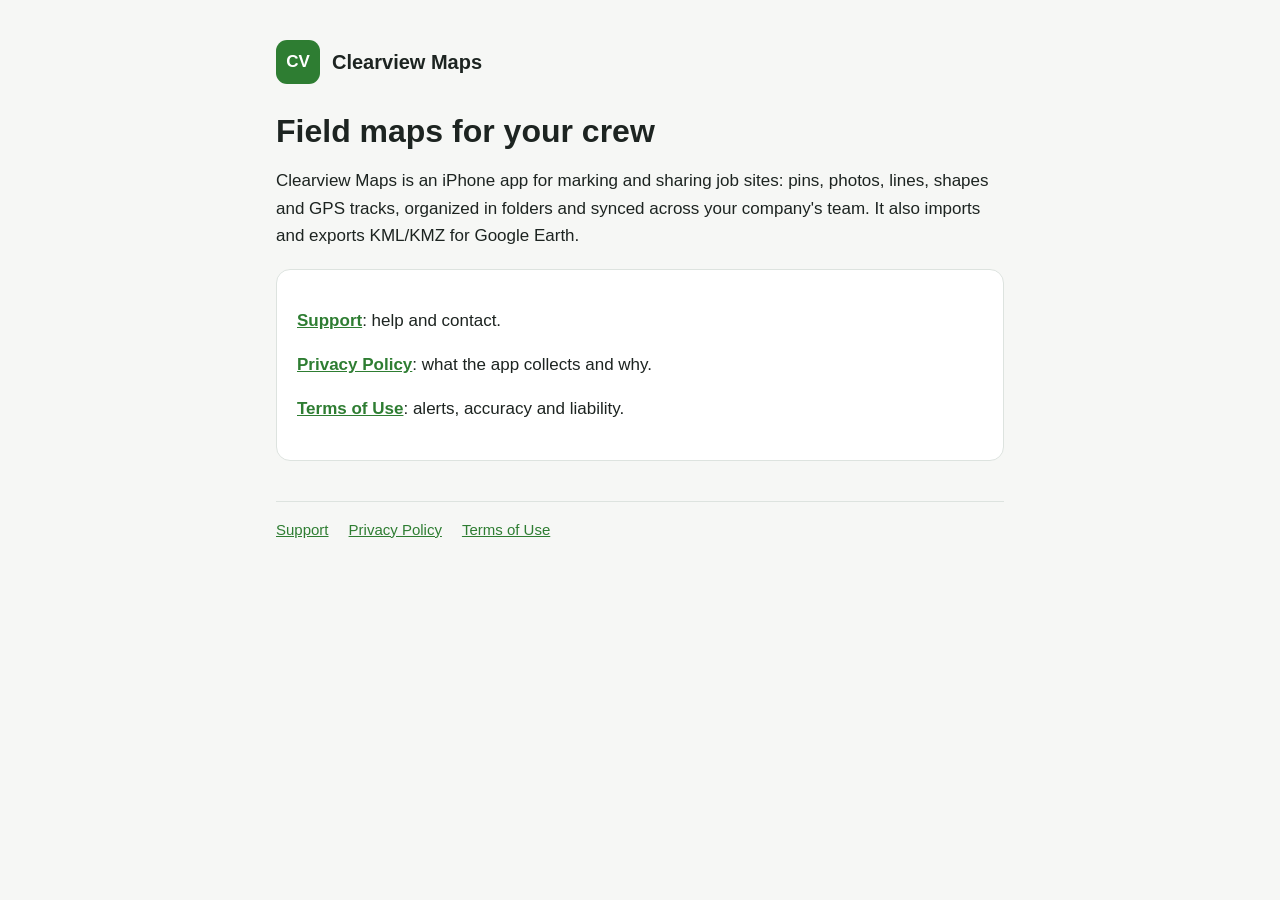
<file: index.html>
<!doctype html>
<html lang="en">
<head>
<meta charset="utf-8"><meta name="viewport" content="width=device-width, initial-scale=1">
<title>Clearview Maps</title>
<link rel="stylesheet" href="style.css">
</head>
<body><main>
<header><div class="mark">CV</div><a href="./">Clearview Maps</a></header>
<h1>Field maps for your crew</h1>
<p>Clearview Maps is an iPhone app for marking and sharing job sites: pins, photos, lines, shapes and GPS tracks, organized in folders and synced across your company's team. It also imports and exports KML/KMZ for Google Earth.</p>
<div class="card">
<p><strong><a href="support/">Support</a></strong>: help and contact.</p>
<p><strong><a href="privacy/">Privacy Policy</a></strong>: what the app collects and why.</p>
<p><strong><a href="terms/">Terms of Use</a></strong>: alerts, accuracy and liability.</p>
</div>
<nav><a href="support/">Support</a><a href="privacy/">Privacy Policy</a><a href="terms/">Terms of Use</a></nav>
<script>
// A password-reset email that lands here (Supabase's Site URL) is passed on to the app. The code
// or tokens stay in the browser; nothing is sent to this web server.
(function () {
  var parts = [];
  if (location.search.length > 1) parts.push(location.search.slice(1));
  if (location.hash.length > 1) parts.push(location.hash.slice(1));
  var joined = parts.join("&");
  if (/(^|&)(access_token|code|error|error_code|type)=/.test(joined)) {
    location.replace("fieldmark://reset?" + joined);
  }
})();
</script>
</main></body>
</html>
</file>
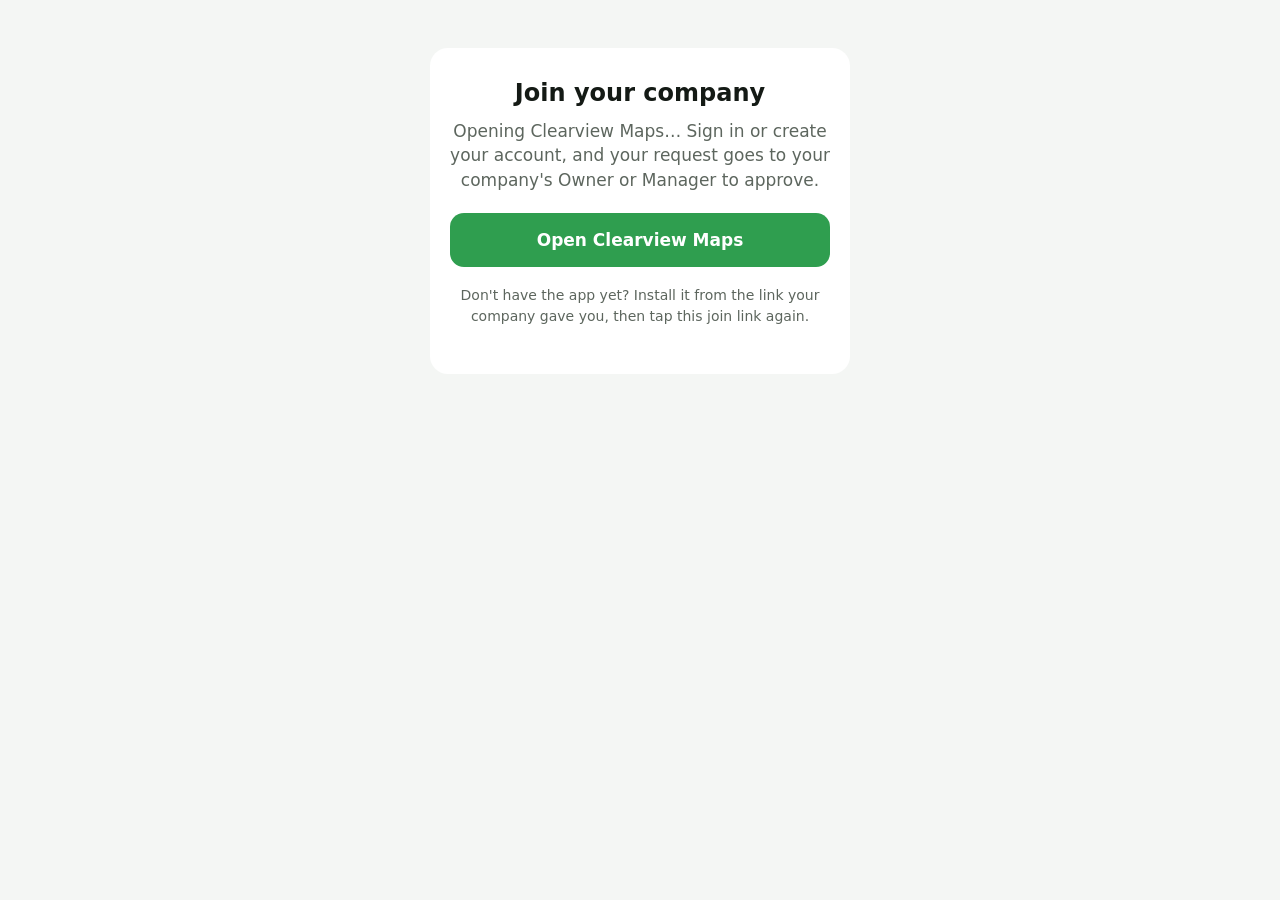
<file: j/index.html>
<!doctype html>
<!-- Join link page (2026-11-17). Copy to the support site repo (clearviewmaps-site) as j/index.html,
     next to the pin link page p/. The join code travels after # so it never reaches the web server. -->
<html lang="en">
<head>
<meta charset="utf-8">
<meta name="viewport" content="width=device-width, initial-scale=1">
<meta name="robots" content="noindex">
<title>Join on Clearview Maps</title>
<style>
  :root { color-scheme: light dark; --bg:#f4f6f4; --card:#fff; --text:#141a15; --muted:#5d665e; --accent:#2f9e4f; }
  @media (prefers-color-scheme: dark) { :root { --bg:#0e1410; --card:#18201a; --text:#eef2ee; --muted:#9aa49b; --accent:#34c25b; } }
  body { margin:0; background:var(--bg); color:var(--text); font:17px/1.45 -apple-system, system-ui, sans-serif; }
  main { max-width:420px; margin:0 auto; padding:48px 16px; text-align:center; }
  .card { background:var(--card); border-radius:18px; padding:28px 20px; }
  h1 { font-size:24px; margin:0 0 8px; }
  p { color:var(--muted); margin:8px 0 20px; }
  a.btn { display:block; background:var(--accent); color:#fff; text-decoration:none; font-weight:600; padding:15px; border-radius:14px; }
  .small { font-size:14px; margin-top:18px; }
</style>
</head>
<body>
<main>
  <div class="card">
    <h1>Join your company</h1>
    <p>Opening Clearview Maps… Sign in or create your account, and your request goes to your company's Owner or Manager to approve.</p>
    <a class="btn" id="open" href="#">Open Clearview Maps</a>
    <p class="small">Don't have the app yet? Install it from the link your company gave you, then tap this join link again.</p>
  </div>
</main>
<script>
  var code = (location.hash || '').replace(/^#/, '').replace(/[^A-Za-z0-9-]/g, '').slice(0, 32);
  var target = 'fieldmark://join?code=' + encodeURIComponent(code);
  document.getElementById('open').href = target;
  if (code.length >= 6) { location.href = target; }
</script>
</body>
</html>
</file>
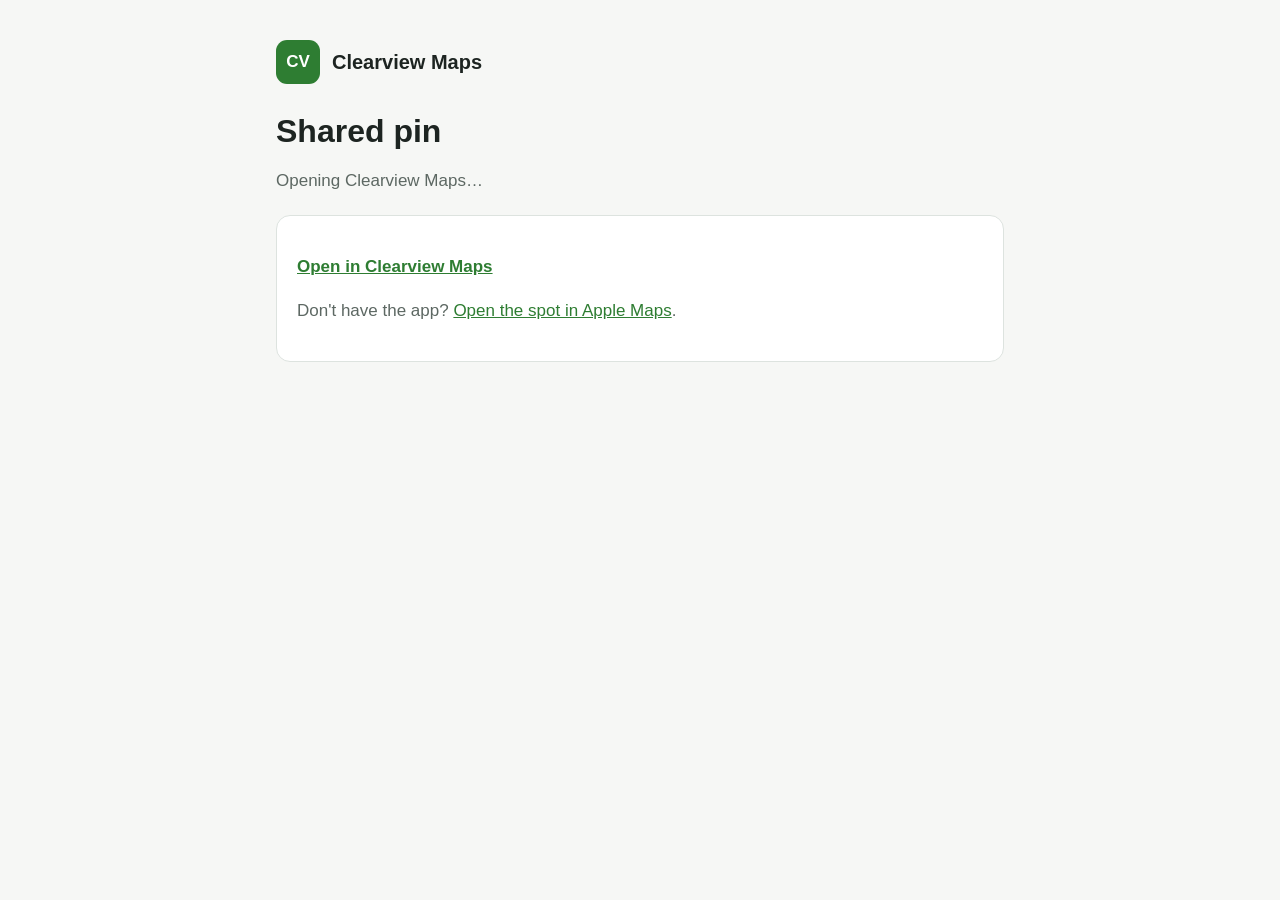
<file: p/index.html>
<!doctype html>
<html lang="en">
<head>
<meta charset="utf-8"><meta name="viewport" content="width=device-width, initial-scale=1">
<meta name="robots" content="noindex">
<title>Clearview Maps Pin</title>
<link rel="stylesheet" href="../style.css">
</head>
<body><main>
<header><div class="mark">CV</div><a href="../">Clearview Maps</a></header>
<h1 id="name">Shared pin</h1>
<p class="muted">Opening Clearview Maps…</p>
<div class="card">
<p><a id="open" href="#"><strong>Open in Clearview Maps</strong></a></p>
<p class="muted">Don't have the app? <a id="maps" href="https://maps.apple.com">Open the spot in Apple Maps</a>.</p>
</div>
<script>
// The pin is in the # part of the link (lat,lon,id,name), which never reaches this web server.
(function () {
  var parts = location.hash.slice(1).split(",");
  if (parts.length < 4) return;
  var lat = parseFloat(parts[0]), lon = parseFloat(parts[1]), id = parts[2];
  var name = decodeURIComponent(parts.slice(3).join(","));
  if (!isFinite(lat) || !isFinite(lon)) return;
  document.getElementById("name").textContent = name || "Shared pin";
  var app = "fieldmark://pin?lat=" + lat + "&lon=" + lon + "&id=" + encodeURIComponent(id) + "&name=" + encodeURIComponent(name);
  document.getElementById("open").href = app;
  document.getElementById("maps").href = "https://maps.apple.com/?ll=" + lat + "," + lon + "&q=" + encodeURIComponent(name || "Pin");
  location.replace(app);
})();
</script>
</main></body>
</html>
</file>
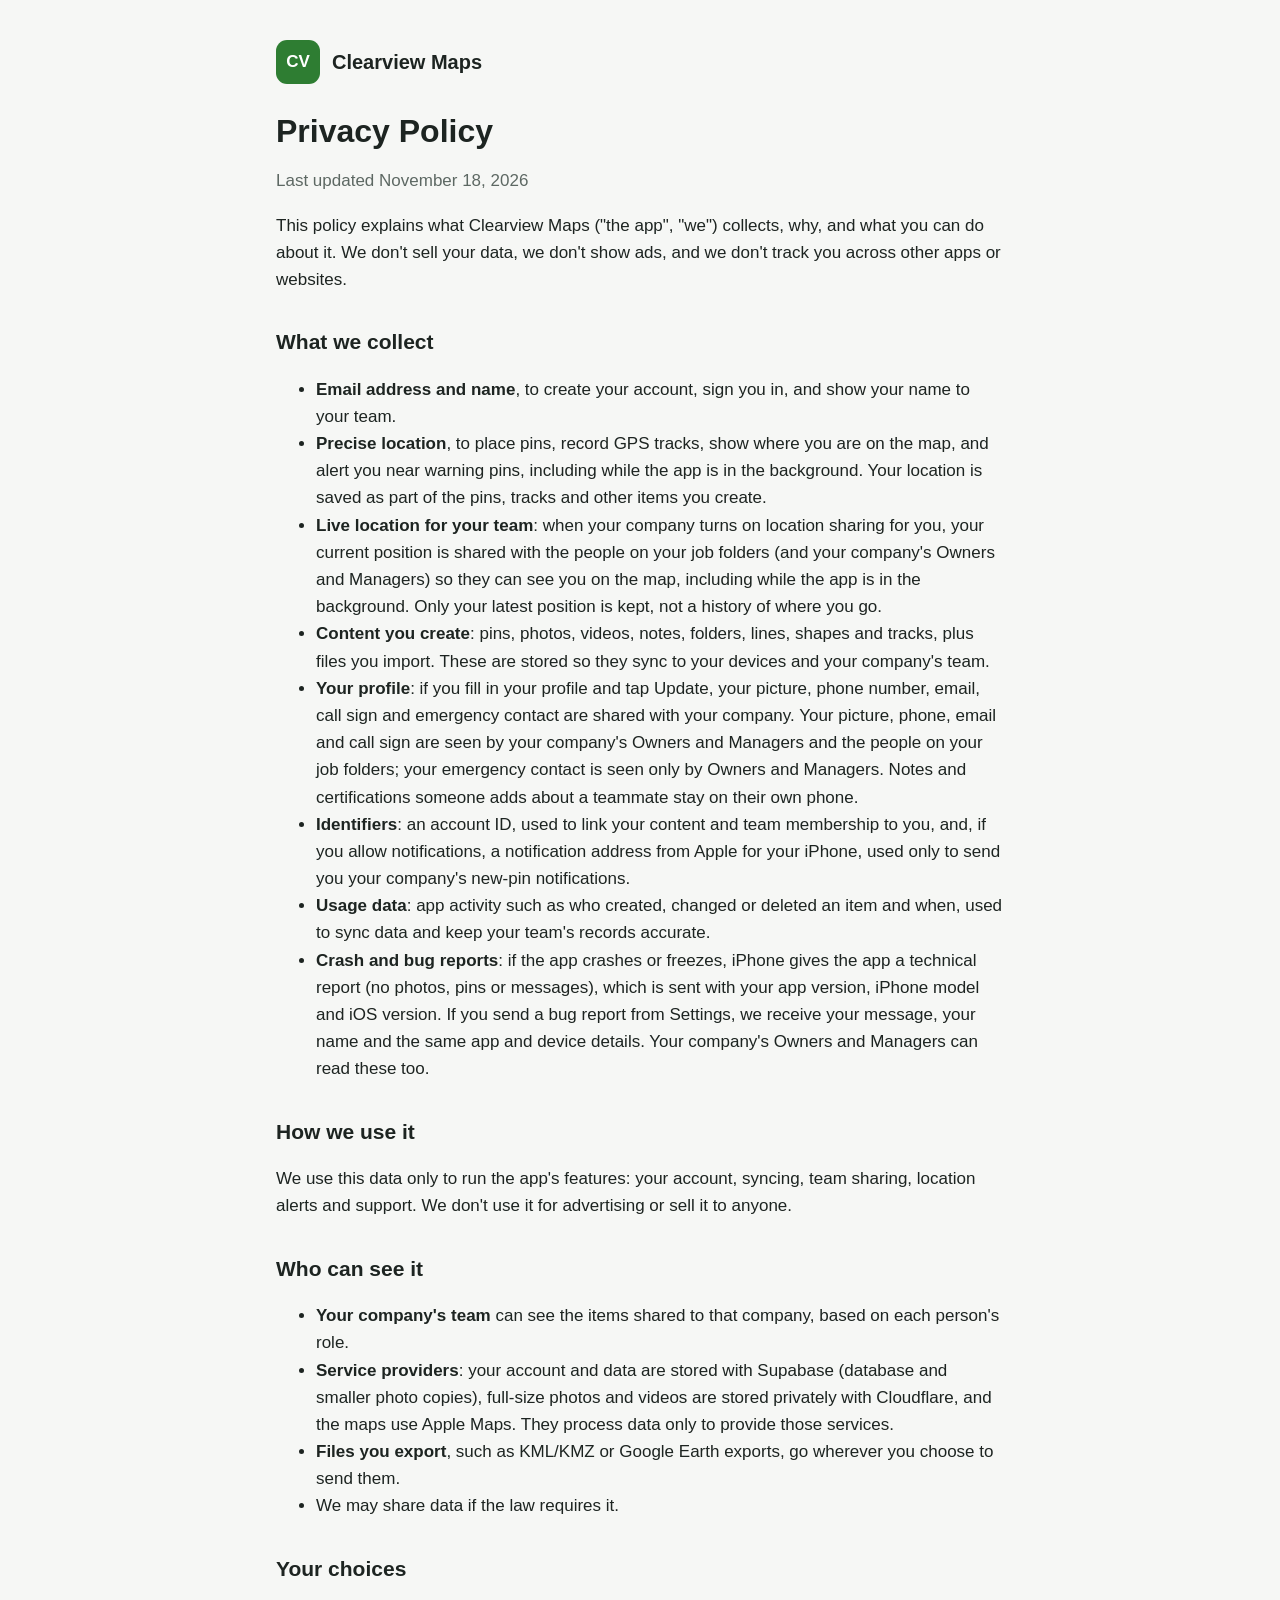
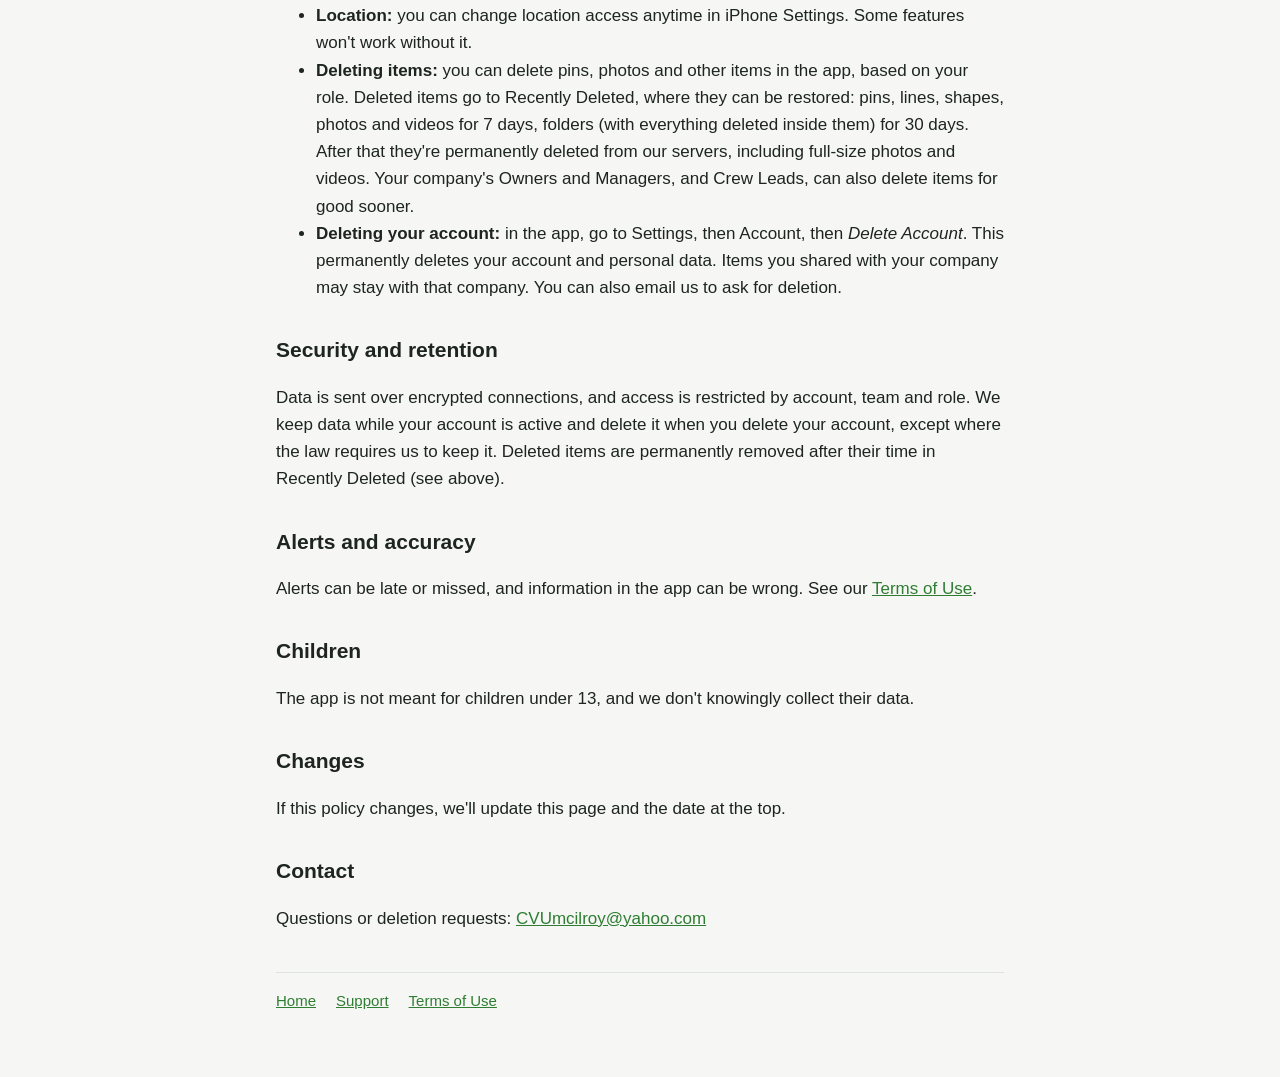
<file: privacy/index.html>
<!doctype html>
<html lang="en">
<head>
<meta charset="utf-8"><meta name="viewport" content="width=device-width, initial-scale=1">
<title>Clearview Maps Privacy</title>
<link rel="stylesheet" href="../style.css">
</head>
<body><main>
<header><div class="mark">CV</div><a href="../">Clearview Maps</a></header>
<h1>Privacy Policy</h1>
<p class="muted">Last updated November 18, 2026</p>
<p>This policy explains what Clearview Maps ("the app", "we") collects, why, and what you can do about it. We don't sell your data, we don't show ads, and we don't track you across other apps or websites.</p>

<h2>What we collect</h2>
<ul>
<li><strong>Email address and name</strong>, to create your account, sign you in, and show your name to your team.</li>
<li><strong>Precise location</strong>, to place pins, record GPS tracks, show where you are on the map, and alert you near warning pins, including while the app is in the background. Your location is saved as part of the pins, tracks and other items you create.</li>
<li><strong>Live location for your team</strong>: when your company turns on location sharing for you, your current position is shared with the people on your job folders (and your company's Owners and Managers) so they can see you on the map, including while the app is in the background. Only your latest position is kept, not a history of where you go.</li>
<li><strong>Content you create</strong>: pins, photos, videos, notes, folders, lines, shapes and tracks, plus files you import. These are stored so they sync to your devices and your company's team.</li>
<li><strong>Your profile</strong>: if you fill in your profile and tap Update, your picture, phone number, email, call sign and emergency contact are shared with your company. Your picture, phone, email and call sign are seen by your company's Owners and Managers and the people on your job folders; your emergency contact is seen only by Owners and Managers. Notes and certifications someone adds about a teammate stay on their own phone.</li>
<li><strong>Identifiers</strong>: an account ID, used to link your content and team membership to you, and, if you allow notifications, a notification address from Apple for your iPhone, used only to send you your company's new-pin notifications.</li>
<li><strong>Usage data</strong>: app activity such as who created, changed or deleted an item and when, used to sync data and keep your team's records accurate.</li>
<li><strong>Crash and bug reports</strong>: if the app crashes or freezes, iPhone gives the app a technical report (no photos, pins or messages), which is sent with your app version, iPhone model and iOS version. If you send a bug report from Settings, we receive your message, your name and the same app and device details. Your company's Owners and Managers can read these too.</li>
</ul>

<h2>How we use it</h2>
<p>We use this data only to run the app's features: your account, syncing, team sharing, location alerts and support. We don't use it for advertising or sell it to anyone.</p>

<h2>Who can see it</h2>
<ul>
<li><strong>Your company's team</strong> can see the items shared to that company, based on each person's role.</li>
<li><strong>Service providers</strong>: your account and data are stored with Supabase (database and smaller photo copies), full-size photos and videos are stored privately with Cloudflare, and the maps use Apple Maps. They process data only to provide those services.</li>
<li><strong>Files you export</strong>, such as KML/KMZ or Google Earth exports, go wherever you choose to send them.</li>
<li>We may share data if the law requires it.</li>
</ul>

<h2>Your choices</h2>
<ul>
<li><strong>Location:</strong> you can change location access anytime in iPhone Settings. Some features won't work without it.</li>
<li><strong>Deleting items:</strong> you can delete pins, photos and other items in the app, based on your role. Deleted items go to Recently Deleted, where they can be restored: pins, lines, shapes, photos and videos for 7 days, folders (with everything deleted inside them) for 30 days. After that they're permanently deleted from our servers, including full-size photos and videos. Your company's Owners and Managers, and Crew Leads, can also delete items for good sooner.</li>
<li><strong>Deleting your account:</strong> in the app, go to Settings, then Account, then <em>Delete Account</em>. This permanently deletes your account and personal data. Items you shared with your company may stay with that company. You can also email us to ask for deletion.</li>
</ul>

<h2>Security and retention</h2>
<p>Data is sent over encrypted connections, and access is restricted by account, team and role. We keep data while your account is active and delete it when you delete your account, except where the law requires us to keep it. Deleted items are permanently removed after their time in Recently Deleted (see above).</p>

<h2>Alerts and accuracy</h2>
<p>Alerts can be late or missed, and information in the app can be wrong. See our <a href="../terms/">Terms of Use</a>.</p>

<h2>Children</h2>
<p>The app is not meant for children under 13, and we don't knowingly collect their data.</p>

<h2>Changes</h2>
<p>If this policy changes, we'll update this page and the date at the top.</p>

<h2>Contact</h2>
<p>Questions or deletion requests: <a href="mailto:CVUmcilroy@yahoo.com">CVUmcilroy@yahoo.com</a></p>

<nav><a href="../">Home</a><a href="../support/">Support</a><a href="../terms/">Terms of Use</a></nav>
</main></body>
</html>
</file>
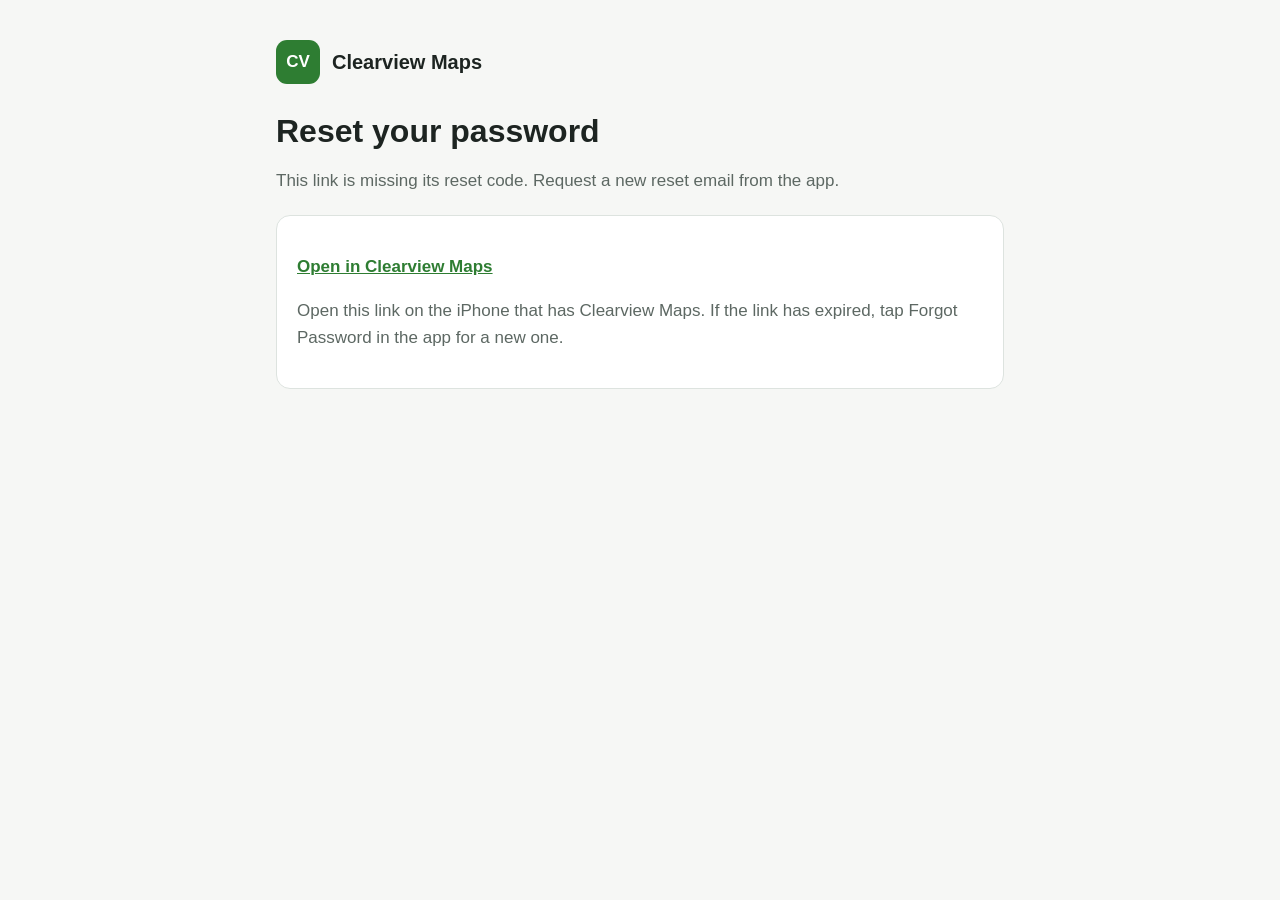
<file: reset/index.html>
<!doctype html>
<html lang="en">
<head>
<meta charset="utf-8"><meta name="viewport" content="width=device-width, initial-scale=1">
<meta name="robots" content="noindex">
<title>Reset Password</title>
<link rel="stylesheet" href="../style.css">
</head>
<body><main>
<header><div class="mark">CV</div><a href="../">Clearview Maps</a></header>
<h1>Reset your password</h1>
<p id="status" class="muted">Opening Clearview Maps…</p>
<div class="card">
<p><a id="open" href="#"><strong>Open in Clearview Maps</strong></a></p>
<p class="muted">Open this link on the iPhone that has Clearview Maps. If the link has expired, tap Forgot Password in the app for a new one.</p>
</div>
<script>
// The email's link brings a code or tokens (in the ? or # part). They stay in the browser: they're
// only passed on to the app. Nothing is sent to this web server.
(function () {
  var parts = [];
  if (location.search.length > 1) parts.push(location.search.slice(1));
  if (location.hash.length > 1) parts.push(location.hash.slice(1));
  if (!parts.length) {
    document.getElementById("status").textContent = "This link is missing its reset code. Request a new reset email from the app.";
    return;
  }
  var app = "fieldmark://reset?" + parts.join("&");
  document.getElementById("open").href = app;
  location.replace(app);
})();
</script>
</main></body>
</html>
</file>
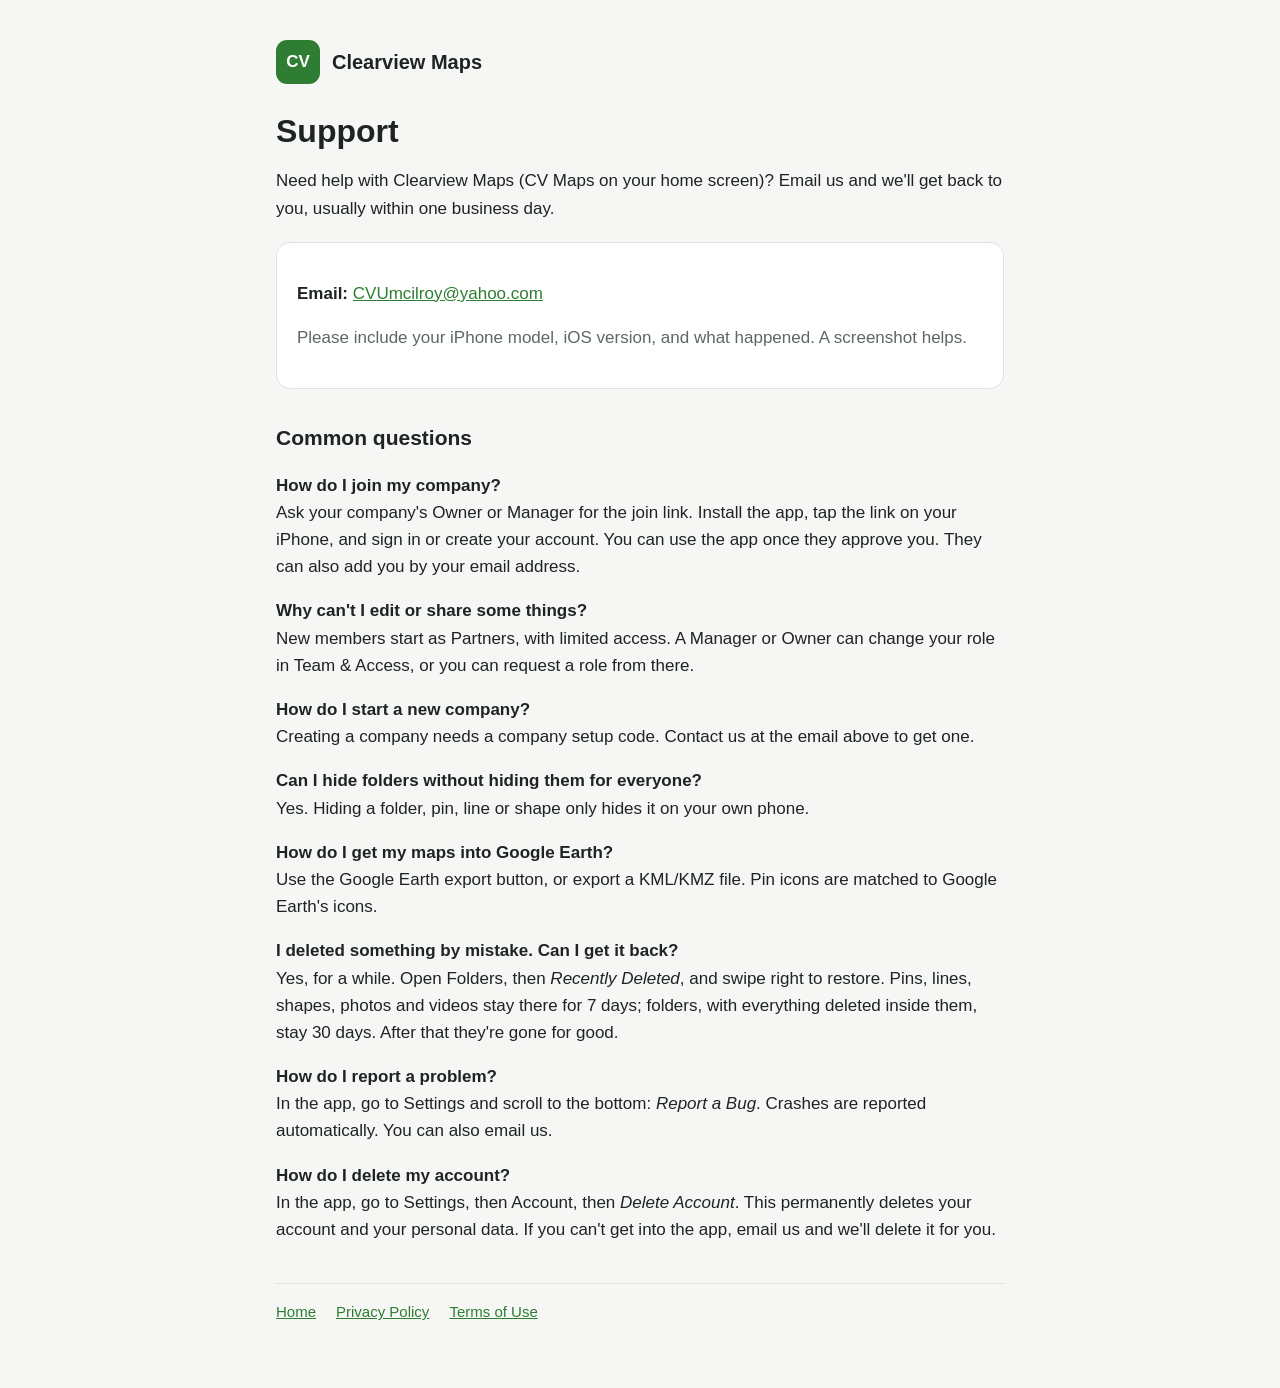
<file: support/index.html>
<!doctype html>
<html lang="en">
<head>
<meta charset="utf-8"><meta name="viewport" content="width=device-width, initial-scale=1">
<title>Clearview Maps Support</title>
<link rel="stylesheet" href="../style.css">
</head>
<body><main>
<header><div class="mark">CV</div><a href="../">Clearview Maps</a></header>
<h1>Support</h1>
<p>Need help with Clearview Maps (CV Maps on your home screen)? Email us and we'll get back to you, usually within one business day.</p>
<div class="card">
<p><strong>Email:</strong> <a href="mailto:CVUmcilroy@yahoo.com">CVUmcilroy@yahoo.com</a></p>
<p class="muted">Please include your iPhone model, iOS version, and what happened. A screenshot helps.</p>
</div>

<h2>Common questions</h2>
<p><strong>How do I join my company?</strong><br>Ask your company's Owner or Manager for the join link. Install the app, tap the link on your iPhone, and sign in or create your account. You can use the app once they approve you. They can also add you by your email address.</p>
<p><strong>Why can't I edit or share some things?</strong><br>New members start as Partners, with limited access. A Manager or Owner can change your role in Team &amp; Access, or you can request a role from there.</p>
<p><strong>How do I start a new company?</strong><br>Creating a company needs a company setup code. Contact us at the email above to get one.</p>
<p><strong>Can I hide folders without hiding them for everyone?</strong><br>Yes. Hiding a folder, pin, line or shape only hides it on your own phone.</p>
<p><strong>How do I get my maps into Google Earth?</strong><br>Use the Google Earth export button, or export a KML/KMZ file. Pin icons are matched to Google Earth's icons.</p>
<p><strong>I deleted something by mistake. Can I get it back?</strong><br>Yes, for a while. Open Folders, then <em>Recently Deleted</em>, and swipe right to restore. Pins, lines, shapes, photos and videos stay there for 7 days; folders, with everything deleted inside them, stay 30 days. After that they're gone for good.</p>
<p><strong>How do I report a problem?</strong><br>In the app, go to Settings and scroll to the bottom: <em>Report a Bug</em>. Crashes are reported automatically. You can also email us.</p>
<p><strong>How do I delete my account?</strong><br>In the app, go to Settings, then Account, then <em>Delete Account</em>. This permanently deletes your account and your personal data. If you can't get into the app, email us and we'll delete it for you.</p>

<nav><a href="../">Home</a><a href="../privacy/">Privacy Policy</a><a href="../terms/">Terms of Use</a></nav>
</main></body>
</html>
</file>
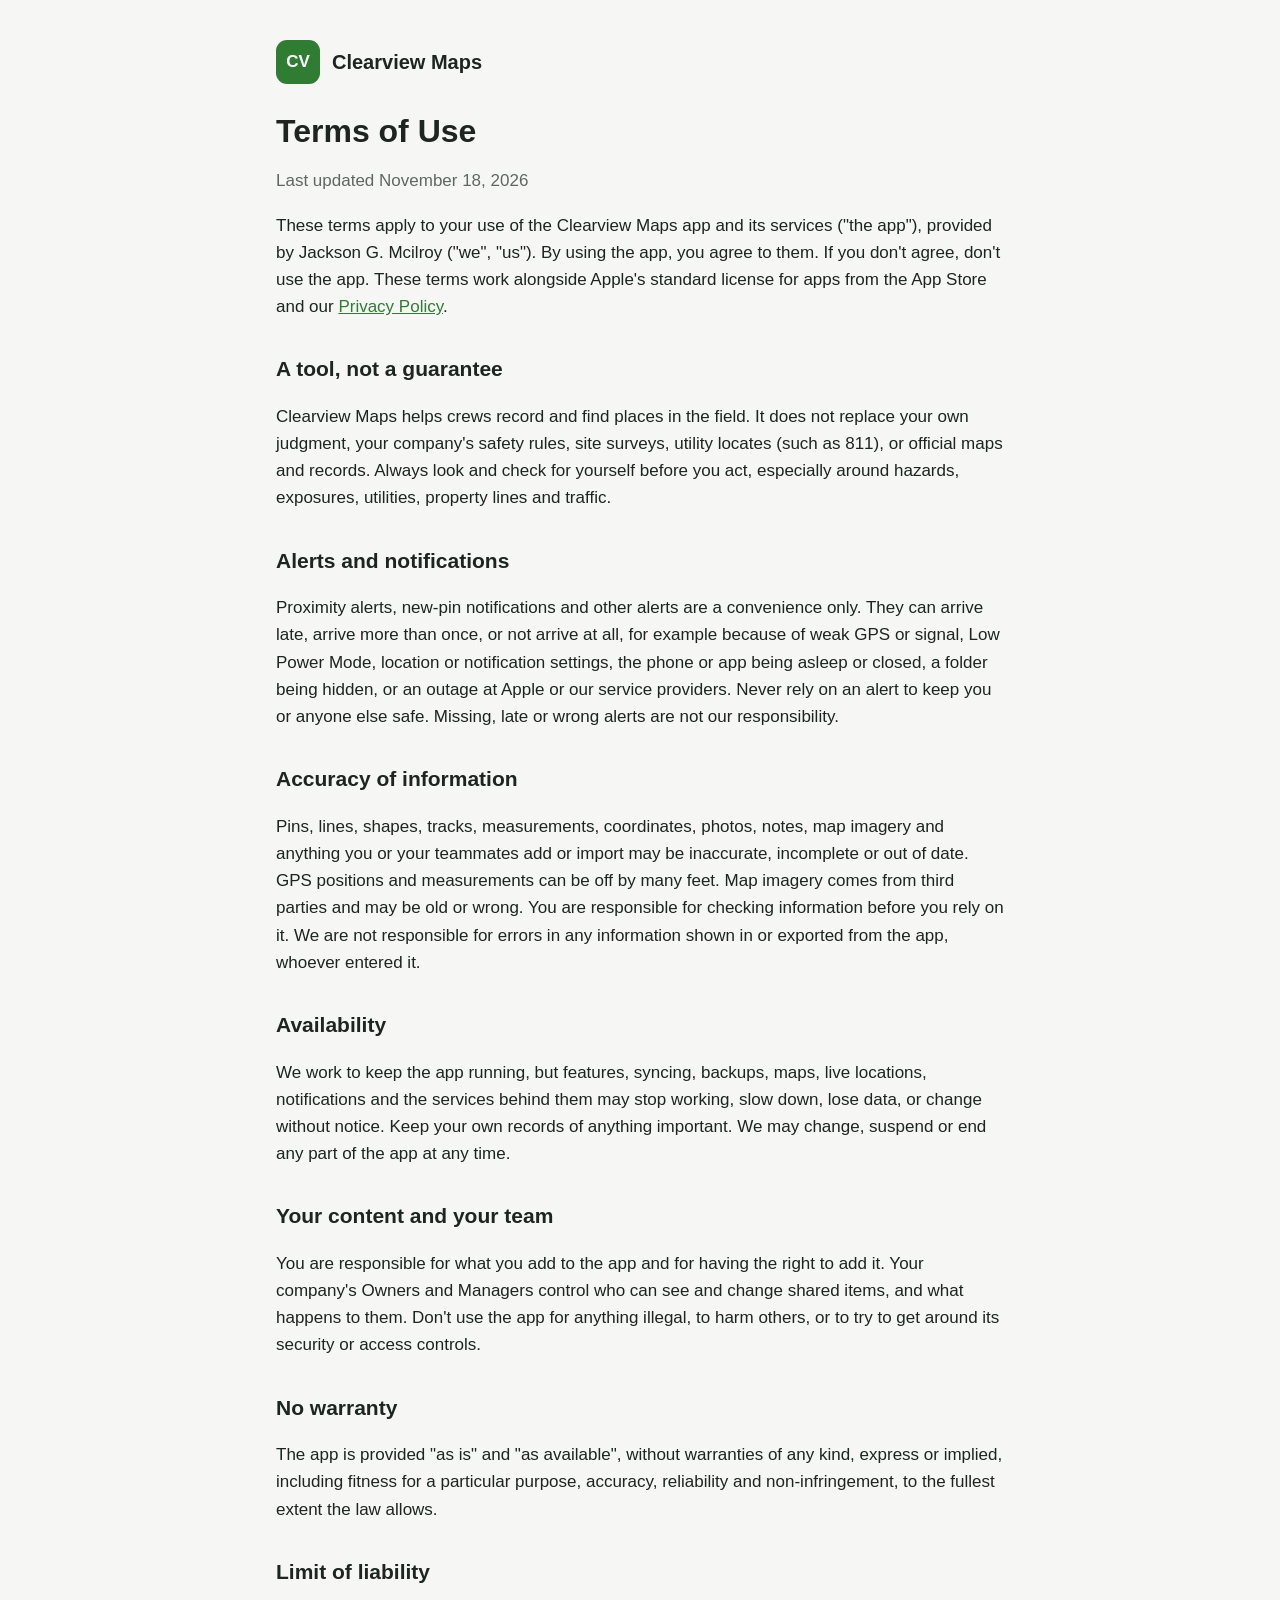
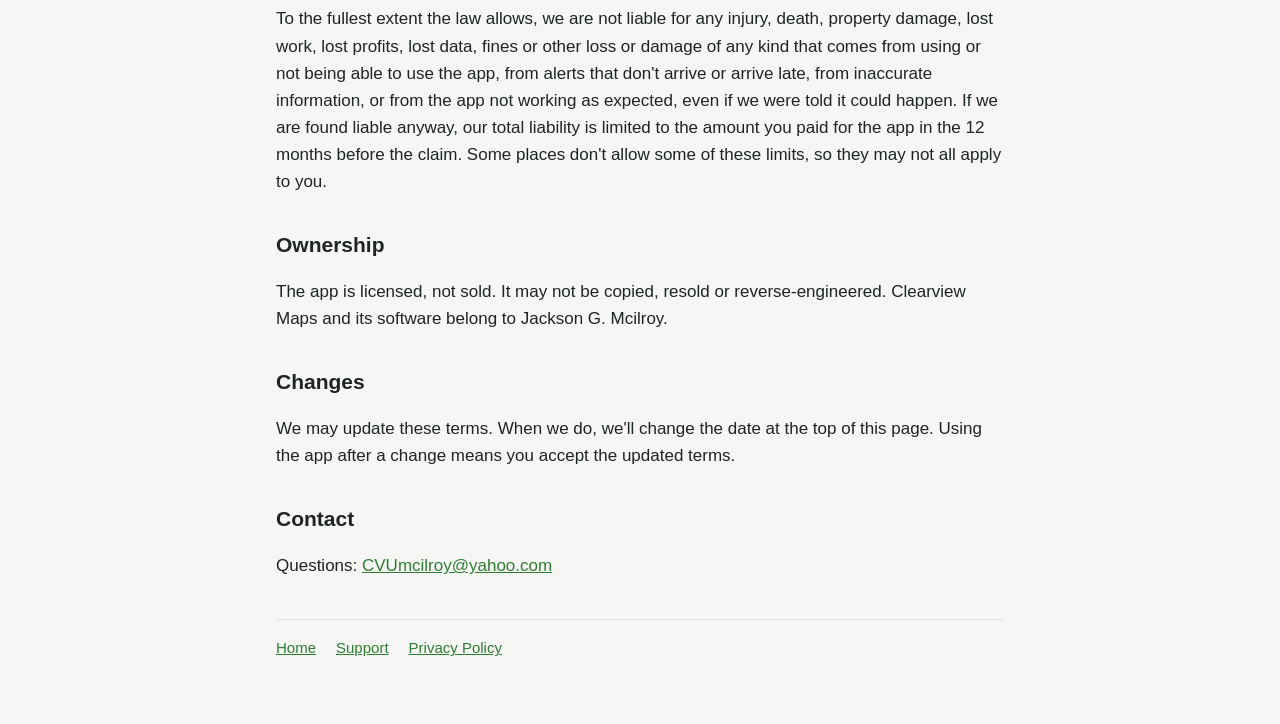
<file: terms/index.html>
<!doctype html>
<html lang="en">
<head>
<meta charset="utf-8"><meta name="viewport" content="width=device-width, initial-scale=1">
<title>Clearview Maps Terms</title>
<link rel="stylesheet" href="../style.css">
</head>
<body><main>
<header><div class="mark">CV</div><a href="../">Clearview Maps</a></header>
<h1>Terms of Use</h1>
<p class="muted">Last updated November 18, 2026</p>
<p>These terms apply to your use of the Clearview Maps app and its services ("the app"), provided by Jackson G. Mcilroy ("we", "us"). By using the app, you agree to them. If you don't agree, don't use the app. These terms work alongside Apple's standard license for apps from the App Store and our <a href="../privacy/">Privacy Policy</a>.</p>

<h2>A tool, not a guarantee</h2>
<p>Clearview Maps helps crews record and find places in the field. It does not replace your own judgment, your company's safety rules, site surveys, utility locates (such as 811), or official maps and records. Always look and check for yourself before you act, especially around hazards, exposures, utilities, property lines and traffic.</p>

<h2>Alerts and notifications</h2>
<p>Proximity alerts, new-pin notifications and other alerts are a convenience only. They can arrive late, arrive more than once, or not arrive at all, for example because of weak GPS or signal, Low Power Mode, location or notification settings, the phone or app being asleep or closed, a folder being hidden, or an outage at Apple or our service providers. Never rely on an alert to keep you or anyone else safe. Missing, late or wrong alerts are not our responsibility.</p>

<h2>Accuracy of information</h2>
<p>Pins, lines, shapes, tracks, measurements, coordinates, photos, notes, map imagery and anything you or your teammates add or import may be inaccurate, incomplete or out of date. GPS positions and measurements can be off by many feet. Map imagery comes from third parties and may be old or wrong. You are responsible for checking information before you rely on it. We are not responsible for errors in any information shown in or exported from the app, whoever entered it.</p>

<h2>Availability</h2>
<p>We work to keep the app running, but features, syncing, backups, maps, live locations, notifications and the services behind them may stop working, slow down, lose data, or change without notice. Keep your own records of anything important. We may change, suspend or end any part of the app at any time.</p>

<h2>Your content and your team</h2>
<p>You are responsible for what you add to the app and for having the right to add it. Your company's Owners and Managers control who can see and change shared items, and what happens to them. Don't use the app for anything illegal, to harm others, or to try to get around its security or access controls.</p>

<h2>No warranty</h2>
<p>The app is provided "as is" and "as available", without warranties of any kind, express or implied, including fitness for a particular purpose, accuracy, reliability and non-infringement, to the fullest extent the law allows.</p>

<h2>Limit of liability</h2>
<p>To the fullest extent the law allows, we are not liable for any injury, death, property damage, lost work, lost profits, lost data, fines or other loss or damage of any kind that comes from using or not being able to use the app, from alerts that don't arrive or arrive late, from inaccurate information, or from the app not working as expected, even if we were told it could happen. If we are found liable anyway, our total liability is limited to the amount you paid for the app in the 12 months before the claim. Some places don't allow some of these limits, so they may not all apply to you.</p>

<h2>Ownership</h2>
<p>The app is licensed, not sold. It may not be copied, resold or reverse-engineered. Clearview Maps and its software belong to Jackson G. Mcilroy.</p>

<h2>Changes</h2>
<p>We may update these terms. When we do, we'll change the date at the top of this page. Using the app after a change means you accept the updated terms.</p>

<h2>Contact</h2>
<p>Questions: <a href="mailto:CVUmcilroy@yahoo.com">CVUmcilroy@yahoo.com</a></p>

<nav><a href="../">Home</a><a href="../support/">Support</a><a href="../privacy/">Privacy Policy</a></nav>
</main></body>
</html>
</file>
<file: style.css>
:root { --bg:#f6f7f5; --card:#fff; --text:#1d2421; --muted:#5d6863; --accent:#2e7d32; --line:#dde3df; }
@media (prefers-color-scheme: dark) { :root { --bg:#121715; --card:#1b221f; --text:#e8eeea; --muted:#9aa8a1; --accent:#66bb6a; --line:#2c3632; } }
* { box-sizing:border-box; }
body { margin:0; background:var(--bg); color:var(--text); font:17px/1.6 -apple-system, BlinkMacSystemFont, "Segoe UI", Roboto, sans-serif; }
main { max-width:760px; margin:0 auto; padding:40px 16px 64px; }
header { display:flex; align-items:center; gap:12px; margin-bottom:28px; }
header .mark { width:44px; height:44px; border-radius:11px; background:var(--accent); color:#fff; display:grid; place-items:center; font-weight:700; }
header a { color:inherit; text-decoration:none; font-weight:700; font-size:20px; }
h1 { font-size:32px; line-height:1.2; margin:0 0 8px; }
h2 { font-size:21px; margin:32px 0 8px; }
p, li { color:var(--text); }
.muted { color:var(--muted); }
.card { background:var(--card); border:1px solid var(--line); border-radius:14px; padding:20px; margin:20px 0; }
a { color:var(--accent); }
nav { margin-top:40px; padding-top:16px; border-top:1px solid var(--line); font-size:15px; display:flex; gap:20px; flex-wrap:wrap; }
</file>
